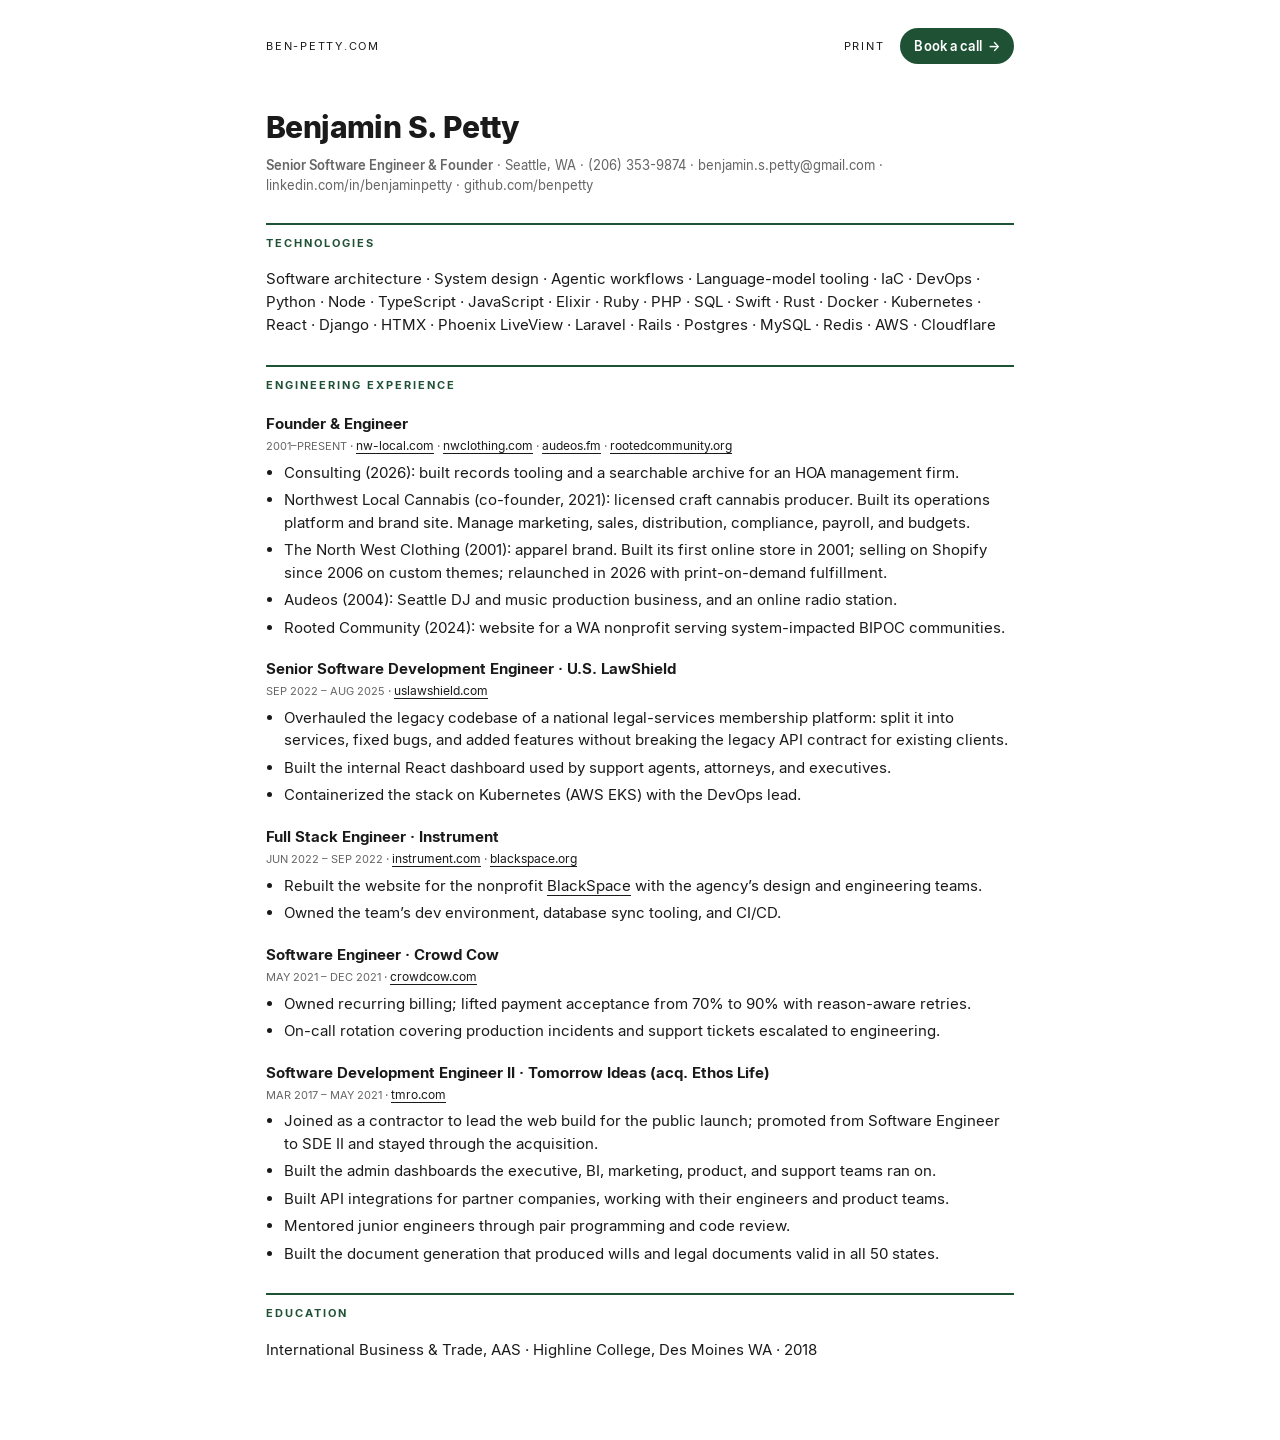
<file: index.html>
<!DOCTYPE html>
<html lang="en">
<head>
  <meta charset="UTF-8">
  <meta name="viewport" content="width=device-width, initial-scale=1">

  <title>Benjamin S. Petty — Senior Software Engineer & Founder</title>
  <meta name="description" content="Senior software engineer and founder. Shipping products since 2001, on engineering teams since 2017. Open to senior engineering roles and contract/fractional engagements. Building four independent Pacific Northwest brands: Audeos.fm, Northwest Local Cannabis, The North West Clothing, Rooted Community.">
  <meta name="author" content="Benjamin S. Petty">

  <link rel="canonical" href="https://ben-petty.com/">
  <meta name="theme-color" content="#1f5135">

  <!-- Open Graph (Facebook, LinkedIn, Slack, iMessage, Discord) -->
  <meta property="og:type" content="profile">
  <meta property="og:url" content="https://ben-petty.com/">
  <meta property="og:site_name" content="ben-petty.com">
  <meta property="og:title" content="Benjamin S. Petty — Senior Software Engineer & Founder">
  <meta property="og:description" content="Senior software engineer and founder. Shipping products since 2001, on engineering teams since 2017. Open to senior engineering roles and contract/fractional engagements. Previously Tomorrow Ideas (acq. Ethos Life), Crowd Cow, U.S. LawShield.">
  <meta property="og:image" content="https://ben-petty.com/og-image.png">
  <meta property="og:image:width" content="1200">
  <meta property="og:image:height" content="630">
  <meta property="og:image:alt" content="Benjamin S. Petty — Senior Software Engineer & Founder · Pacific Northwest. Audeos.fm, Northwest Local Cannabis, The North West Clothing, Rooted Community.">
  <meta property="profile:first_name" content="Benjamin">
  <meta property="profile:last_name" content="Petty">

  <!-- Twitter Card -->
  <meta name="twitter:card" content="summary_large_image">
  <meta name="twitter:title" content="Benjamin S. Petty — Senior Software Engineer & Founder">
  <meta name="twitter:description" content="Senior software engineer and founder. Shipping products since 2001, on engineering teams since 2017. Open to senior engineering roles and contract/fractional engagements.">
  <meta name="twitter:image" content="https://ben-petty.com/og-image.png">
  <meta name="twitter:image:alt" content="Benjamin S. Petty — Senior Software Engineer & Founder · Pacific Northwest.">

  <!-- Favicon -->
  <link rel="icon" type="image/svg+xml" href="favicon.svg">

  <link rel="stylesheet" href="/styles.css?v=c941eceea791">

  <!-- JSON-LD Person schema -->
  <script type="application/ld+json">
  {
    "@context": "https://schema.org",
    "@type": "Person",
    "name": "Benjamin S. Petty",
    "alternateName": "Benny Petty",
    "url": "https://ben-petty.com/",
    "image": "https://ben-petty.com/og-image.png",
    "jobTitle": "Senior Software Engineer",
    "address": { "@type": "PostalAddress", "addressLocality": "Seattle", "addressRegion": "WA", "addressCountry": "US" },
    "sameAs": [
      "https://linkedin.com/in/benjaminpetty",
      "https://github.com/benpetty",
      "https://cal.com/benpetty",
      "https://audeos.com",
      "https://nw-local.com",
      "https://nwclothing.com",
      "https://rootedcommunity.org"
    ]
  }
  </script>
</head>
<body>

<div class="nav-row">
  <span><a href="/">ben-petty.com</a></span>
  <span class="nav-links">
    <a href="#" onclick="event.preventDefault(); window.print();">Print</a>
    <a class="cta" href="https://cal.com/benpetty">Book a call <span aria-hidden="true">→</span></a>
  </span>
</div>

<main id="resume">
<article class="resume">
<h1 id="benjamin-s.-petty">Benjamin S. Petty</h1>
<p><strong>Senior Software Engineer &amp; Founder</strong> · Seattle,
WA · (206) 353-9874 · benjamin.s.petty@gmail.com ·
linkedin.com/in/benjaminpetty · github.com/benpetty</p>
<h2 id="technologies">Technologies</h2>
<p>Software architecture · System design · Agentic workflows ·
Language-model tooling · IaC · DevOps · Python · Node · TypeScript ·
JavaScript · Elixir · Ruby · PHP · SQL · Swift · Rust · Docker ·
Kubernetes · React · Django · HTMX · Phoenix LiveView · Laravel ·
Rails · Postgres · MySQL · Redis · AWS · Cloudflare</p>
<h2 id="engineering-experience">Engineering Experience</h2>
<h3 id="founder-engineer-2001present">Founder &amp; Engineer</h3>
<div class="entry-links">
<p><span class="entry-date">2001–Present</span> · <a
href="https://nw-local.com">nw-local.com</a> · <a
href="https://nwclothing.com">nwclothing.com</a> · <a
href="https://audeos.fm">audeos.fm</a> · <a
href="https://rootedcommunity.org">rootedcommunity.org</a></p>
</div>
<ul>
<li>Consulting (2026): built records tooling and a searchable archive
for an HOA management firm.</li>
<li>Northwest Local Cannabis (co-founder, 2021): licensed craft cannabis
producer. Built its operations platform and brand site. Manage
marketing, sales, distribution, compliance, payroll, and budgets.</li>
<li>The North West Clothing (2001): apparel brand. Built its first
online store in 2001; selling on Shopify since 2006 on custom themes;
relaunched in 2026 with print-on-demand fulfillment.</li>
<li>Audeos (2004): Seattle DJ and music production business, and an
online radio station.</li>
<li>Rooted Community (2024): website for a WA nonprofit serving
system-impacted BIPOC communities.</li>
</ul>
<h3
id="senior-software-development-engineer-u.s.-lawshield-sep-2022-aug-2025">Senior
Software Development Engineer · U.S. LawShield</h3>
<div class="entry-links">
<p><span class="entry-date">Sep 2022 – Aug 2025</span> · <a
href="https://uslawshield.com">uslawshield.com</a></p>
</div>
<ul>
<li>Overhauled the legacy codebase of a national legal-services
membership platform: split it into services, fixed bugs, and added
features without breaking the legacy API contract for existing
clients.</li>
<li>Built the internal React dashboard used by support agents,
attorneys, and executives.</li>
<li>Containerized the stack on Kubernetes (AWS EKS) with the DevOps
lead.</li>
</ul>
<h3 id="full-stack-engineer-instrument-jun-2022-sep-2022">Full Stack
Engineer · Instrument</h3>
<div class="entry-links">
<p><span class="entry-date">Jun 2022 – Sep 2022</span> · <a
href="https://instrument.com">instrument.com</a> · <a
href="https://blackspace.org/">blackspace.org</a></p>
</div>
<ul>
<li>Rebuilt the website for the nonprofit <a
href="https://blackspace.org/">BlackSpace</a> with the agency’s design
and engineering teams.</li>
<li>Owned the team’s dev environment, database sync tooling, and
CI/CD.</li>
</ul>
<h3 id="software-engineer-crowd-cow-may-2021-dec-2021">Software
Engineer · Crowd Cow</h3>
<div class="entry-links">
<p><span class="entry-date">May 2021 – Dec 2021</span> · <a
href="https://crowdcow.com">crowdcow.com</a></p>
</div>
<ul>
<li>Owned recurring billing; lifted payment acceptance from 70% to 90%
with reason-aware retries.</li>
<li>On-call rotation covering production incidents and support tickets
escalated to engineering.</li>
</ul>
<h3
id="software-development-engineer-ii-tomorrow-ideas-acq.-ethos-life-mar-2017-may-2021">Software
Development Engineer II · Tomorrow Ideas (acq. Ethos Life)</h3>
<div class="entry-links">
<p><span class="entry-date">Mar 2017 – May 2021</span> · <a
href="https://tmro.com">tmro.com</a></p>
</div>
<ul>
<li>Joined as a contractor to lead the web build for the public launch;
promoted from Software Engineer to SDE II and stayed through the
acquisition.</li>
<li>Built the admin dashboards the executive, BI, marketing, product,
and support teams ran on.</li>
<li>Built API integrations for partner companies, working with their
engineers and product teams.</li>
<li>Mentored junior engineers through pair programming and code
review.</li>
<li>Built the document generation that produced wills and legal
documents valid in all 50 states.</li>
</ul>
<h2 id="education">Education</h2>
<p>International Business &amp; Trade, AAS · Highline College, Des
Moines WA · 2018</p>
</article>

</main>

</body>
</html>
</file>
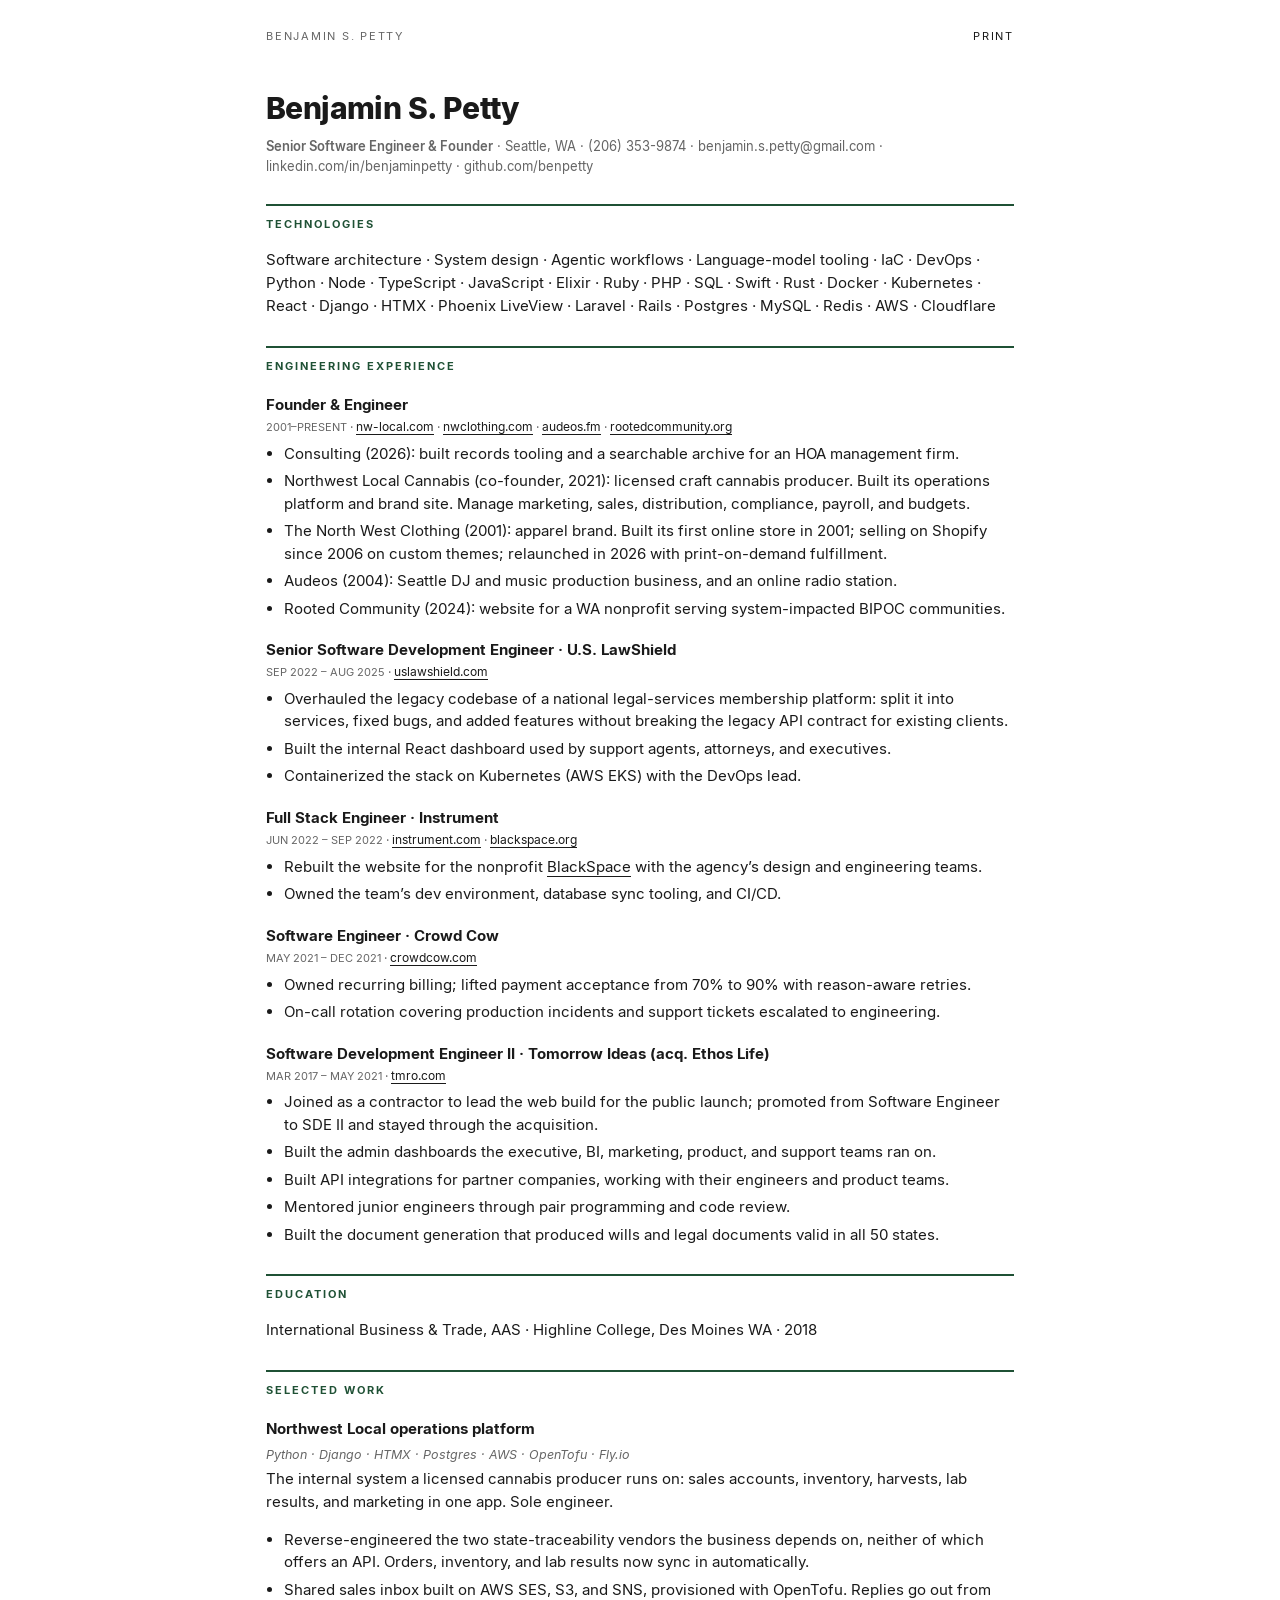
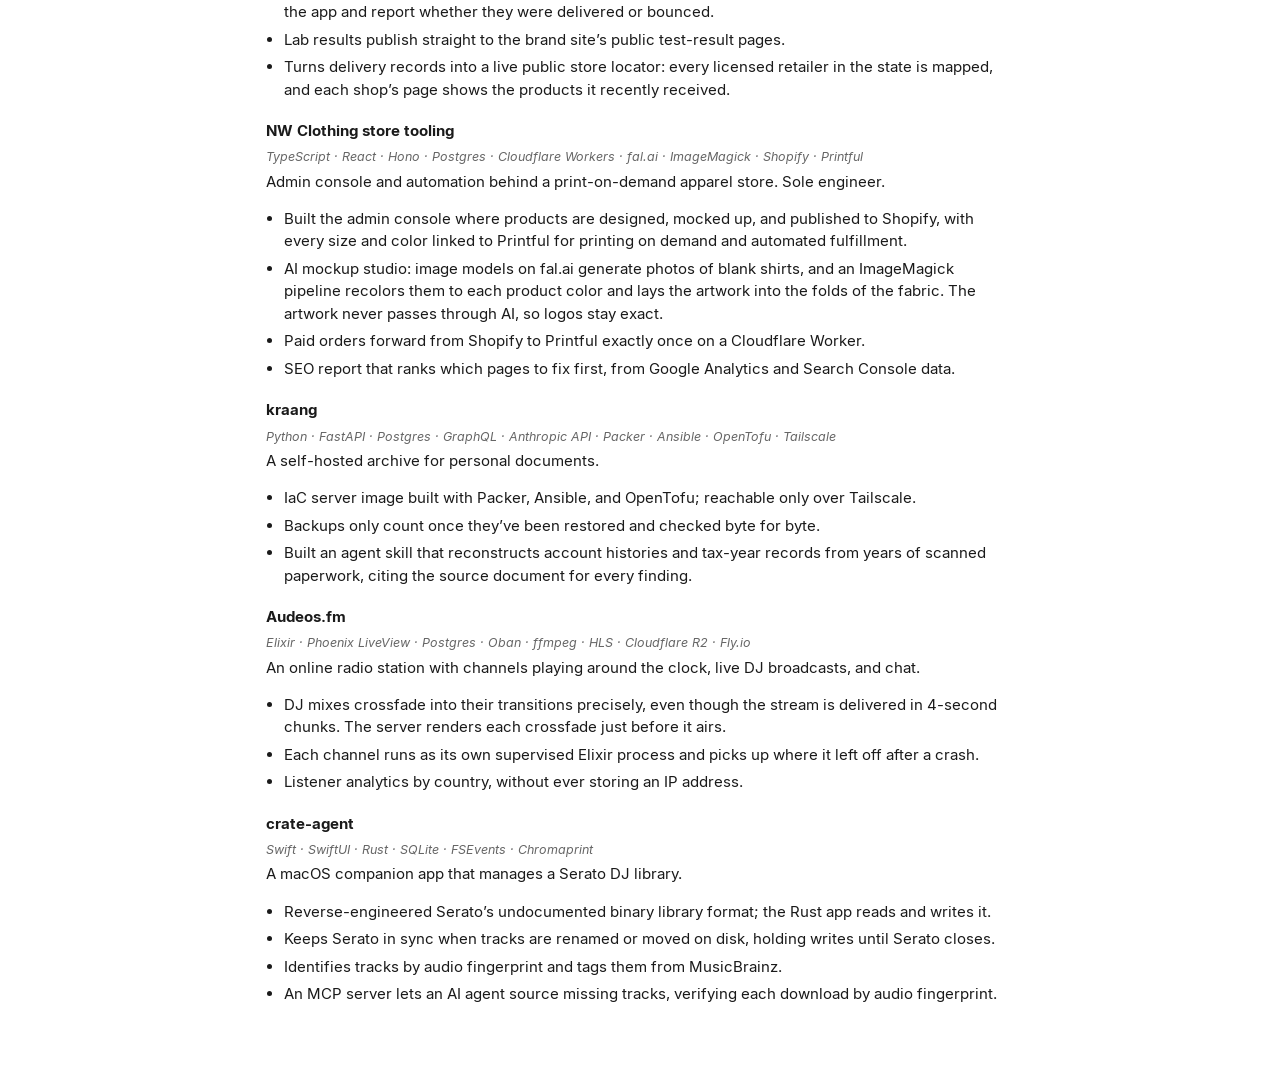
<file: extended/index.html>
<!DOCTYPE html>
<html lang="en">
<head>
  <meta charset="UTF-8">
  <meta name="viewport" content="width=device-width, initial-scale=1">
  <title>Benjamin S. Petty — Senior Software Engineer &amp; Founder</title>
  <meta name="description" content="Senior software engineer and founder. The one-page resume, followed by technical overviews of selected projects.">
  <meta name="author" content="Benjamin S. Petty">
  <meta name="robots" content="noindex, nofollow">
  <meta name="theme-color" content="#1f5135">
  <link rel="icon" type="image/svg+xml" href="/favicon.svg">
  <link rel="stylesheet" href="/styles.css?v=c941eceea791">
</head>
<body>

<div class="nav-row">
  <span>Benjamin S. Petty</span>
  <span><a href="#" onclick="event.preventDefault(); window.print();">Print</a></span>
</div>

<main id="resume">
<article class="resume">
<h1 id="benjamin-s.-petty">Benjamin S. Petty</h1>
<p><strong>Senior Software Engineer &amp; Founder</strong> · Seattle,
WA · (206) 353-9874 · benjamin.s.petty@gmail.com ·
linkedin.com/in/benjaminpetty · github.com/benpetty</p>
<h2 id="technologies">Technologies</h2>
<p>Software architecture · System design · Agentic workflows ·
Language-model tooling · IaC · DevOps · Python · Node · TypeScript ·
JavaScript · Elixir · Ruby · PHP · SQL · Swift · Rust · Docker ·
Kubernetes · React · Django · HTMX · Phoenix LiveView · Laravel ·
Rails · Postgres · MySQL · Redis · AWS · Cloudflare</p>
<h2 id="engineering-experience">Engineering Experience</h2>
<h3 id="founder-engineer-2001present">Founder &amp; Engineer</h3>
<div class="entry-links">
<p><span class="entry-date">2001–Present</span> · <a
href="https://nw-local.com">nw-local.com</a> · <a
href="https://nwclothing.com">nwclothing.com</a> · <a
href="https://audeos.fm">audeos.fm</a> · <a
href="https://rootedcommunity.org">rootedcommunity.org</a></p>
</div>
<ul>
<li>Consulting (2026): built records tooling and a searchable archive
for an HOA management firm.</li>
<li>Northwest Local Cannabis (co-founder, 2021): licensed craft cannabis
producer. Built its operations platform and brand site. Manage
marketing, sales, distribution, compliance, payroll, and budgets.</li>
<li>The North West Clothing (2001): apparel brand. Built its first
online store in 2001; selling on Shopify since 2006 on custom themes;
relaunched in 2026 with print-on-demand fulfillment.</li>
<li>Audeos (2004): Seattle DJ and music production business, and an
online radio station.</li>
<li>Rooted Community (2024): website for a WA nonprofit serving
system-impacted BIPOC communities.</li>
</ul>
<h3
id="senior-software-development-engineer-u.s.-lawshield-sep-2022-aug-2025">Senior
Software Development Engineer · U.S. LawShield</h3>
<div class="entry-links">
<p><span class="entry-date">Sep 2022 – Aug 2025</span> · <a
href="https://uslawshield.com">uslawshield.com</a></p>
</div>
<ul>
<li>Overhauled the legacy codebase of a national legal-services
membership platform: split it into services, fixed bugs, and added
features without breaking the legacy API contract for existing
clients.</li>
<li>Built the internal React dashboard used by support agents,
attorneys, and executives.</li>
<li>Containerized the stack on Kubernetes (AWS EKS) with the DevOps
lead.</li>
</ul>
<h3 id="full-stack-engineer-instrument-jun-2022-sep-2022">Full Stack
Engineer · Instrument</h3>
<div class="entry-links">
<p><span class="entry-date">Jun 2022 – Sep 2022</span> · <a
href="https://instrument.com">instrument.com</a> · <a
href="https://blackspace.org/">blackspace.org</a></p>
</div>
<ul>
<li>Rebuilt the website for the nonprofit <a
href="https://blackspace.org/">BlackSpace</a> with the agency’s design
and engineering teams.</li>
<li>Owned the team’s dev environment, database sync tooling, and
CI/CD.</li>
</ul>
<h3 id="software-engineer-crowd-cow-may-2021-dec-2021">Software
Engineer · Crowd Cow</h3>
<div class="entry-links">
<p><span class="entry-date">May 2021 – Dec 2021</span> · <a
href="https://crowdcow.com">crowdcow.com</a></p>
</div>
<ul>
<li>Owned recurring billing; lifted payment acceptance from 70% to 90%
with reason-aware retries.</li>
<li>On-call rotation covering production incidents and support tickets
escalated to engineering.</li>
</ul>
<h3
id="software-development-engineer-ii-tomorrow-ideas-acq.-ethos-life-mar-2017-may-2021">Software
Development Engineer II · Tomorrow Ideas (acq. Ethos Life)</h3>
<div class="entry-links">
<p><span class="entry-date">Mar 2017 – May 2021</span> · <a
href="https://tmro.com">tmro.com</a></p>
</div>
<ul>
<li>Joined as a contractor to lead the web build for the public launch;
promoted from Software Engineer to SDE II and stayed through the
acquisition.</li>
<li>Built the admin dashboards the executive, BI, marketing, product,
and support teams ran on.</li>
<li>Built API integrations for partner companies, working with their
engineers and product teams.</li>
<li>Mentored junior engineers through pair programming and code
review.</li>
<li>Built the document generation that produced wills and legal
documents valid in all 50 states.</li>
</ul>
<h2 id="education">Education</h2>
<p>International Business &amp; Trade, AAS · Highline College, Des
Moines WA · 2018</p>
<h2 class="page-break" id="selected-work">Selected Work</h2>
<h3 id="northwest-local-operations-platform">Northwest Local operations
platform</h3>
<p><em>Python · Django · HTMX · Postgres · AWS · OpenTofu ·
Fly.io</em></p>
<p>The internal system a licensed cannabis producer runs on: sales
accounts, inventory, harvests, lab results, and marketing in one app.
Sole engineer.</p>
<ul>
<li>Reverse-engineered the two state-traceability vendors the business
depends on, neither of which offers an API. Orders, inventory, and lab
results now sync in automatically.</li>
<li>Shared sales inbox built on AWS SES, S3, and SNS, provisioned with
OpenTofu. Replies go out from the app and report whether they were
delivered or bounced.</li>
<li>Lab results publish straight to the brand site’s public test-result
pages.</li>
<li>Turns delivery records into a live public store locator: every
licensed retailer in the state is mapped, and each shop’s page shows the
products it recently received.</li>
</ul>
<h3 id="nw-clothing-store-tooling">NW Clothing store tooling</h3>
<p><em>TypeScript · React · Hono · Postgres · Cloudflare Workers ·
fal.ai · ImageMagick · Shopify · Printful</em></p>
<p>Admin console and automation behind a print-on-demand apparel store.
Sole engineer.</p>
<ul>
<li>Built the admin console where products are designed, mocked up, and
published to Shopify, with every size and color linked to Printful for
printing on demand and automated fulfillment.</li>
<li>AI mockup studio: image models on fal.ai generate photos of blank
shirts, and an ImageMagick pipeline recolors them to each product color
and lays the artwork into the folds of the fabric. The artwork never
passes through AI, so logos stay exact.</li>
<li>Paid orders forward from Shopify to Printful exactly once on a
Cloudflare Worker.</li>
<li>SEO report that ranks which pages to fix first, from Google
Analytics and Search Console data.</li>
</ul>
<h3 id="kraang">kraang</h3>
<p><em>Python · FastAPI · Postgres · GraphQL · Anthropic API · Packer ·
Ansible · OpenTofu · Tailscale</em></p>
<p>A self-hosted archive for personal documents.</p>
<ul>
<li>IaC server image built with Packer, Ansible, and OpenTofu; reachable
only over Tailscale.</li>
<li>Backups only count once they’ve been restored and checked byte for
byte.</li>
<li>Built an agent skill that reconstructs account histories and
tax-year records from years of scanned paperwork, citing the source
document for every finding.</li>
</ul>
<h3 id="audeos.fm">Audeos.fm</h3>
<p><em>Elixir · Phoenix LiveView · Postgres · Oban · ffmpeg · HLS ·
Cloudflare R2 · Fly.io</em></p>
<p>An online radio station with channels playing around the clock, live
DJ broadcasts, and chat.</p>
<ul>
<li>DJ mixes crossfade into their transitions precisely, even though the
stream is delivered in 4-second chunks. The server renders each
crossfade just before it airs.</li>
<li>Each channel runs as its own supervised Elixir process and picks up
where it left off after a crash.</li>
<li>Listener analytics by country, without ever storing an IP
address.</li>
</ul>
<h3 id="crate-agent">crate-agent</h3>
<p><em>Swift · SwiftUI · Rust · SQLite · FSEvents · Chromaprint</em></p>
<p>A macOS companion app that manages a Serato DJ library.</p>
<ul>
<li>Reverse-engineered Serato’s undocumented binary library format; the
Rust app reads and writes it.</li>
<li>Keeps Serato in sync when tracks are renamed or moved on disk,
holding writes until Serato closes.</li>
<li>Identifies tracks by audio fingerprint and tags them from
MusicBrainz.</li>
<li>An MCP server lets an AI agent source missing tracks, verifying each
download by audio fingerprint.</li>
</ul>
</article>

</main>

</body>
</html>
</file>
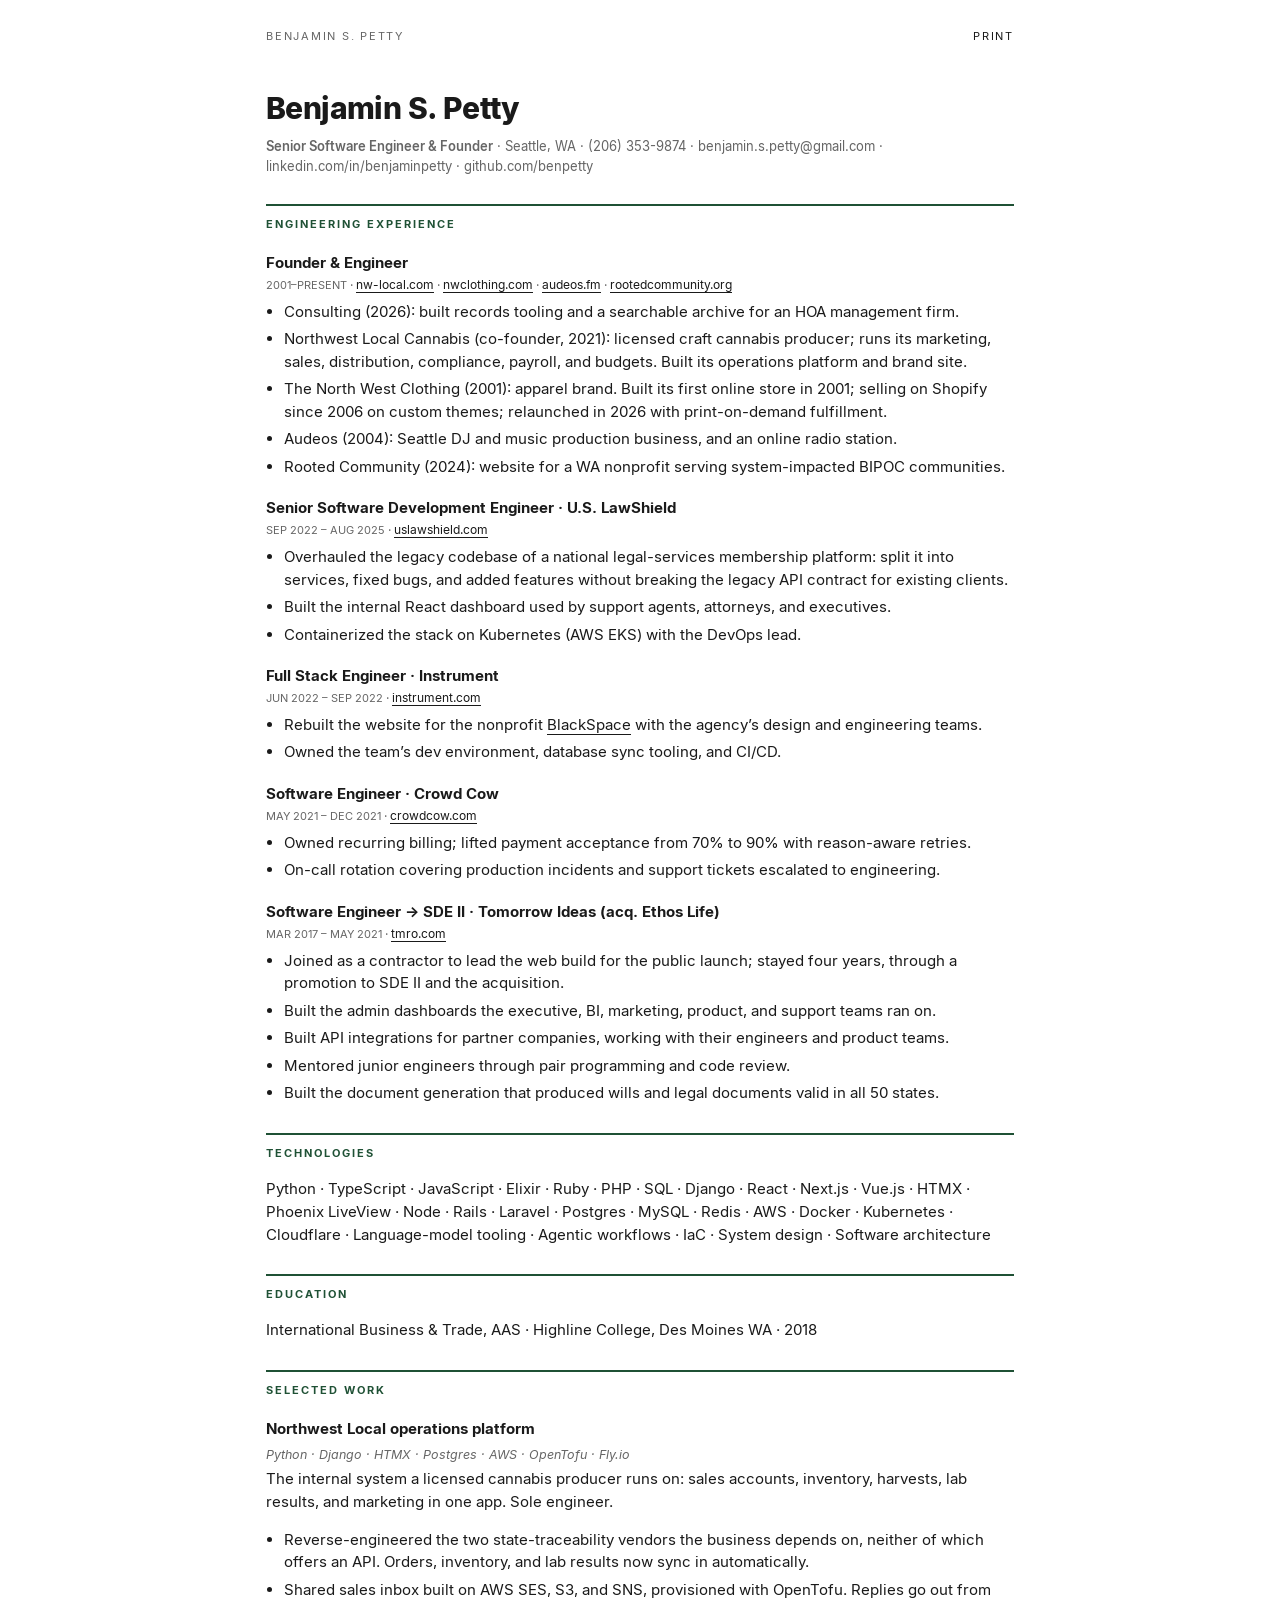
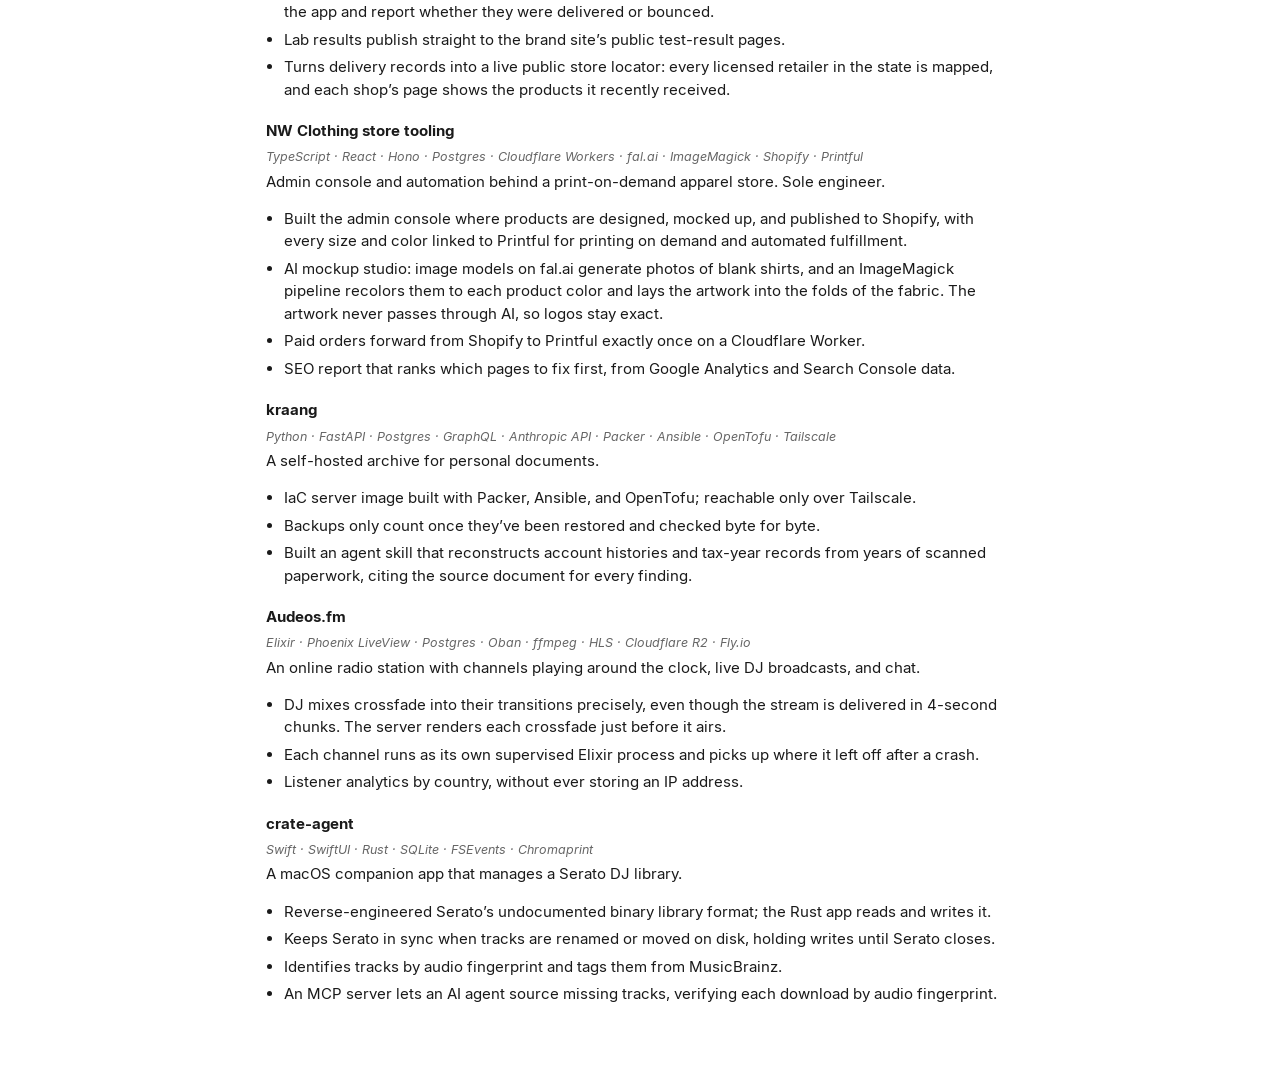
<file: sentry/index.html>
<!DOCTYPE html>
<html lang="en">
<head>
  <meta charset="UTF-8">
  <meta name="viewport" content="width=device-width, initial-scale=1">
  <title>Benjamin S. Petty — Senior Software Engineer &amp; Founder</title>
  <meta name="description" content="Senior software engineer and founder. Internal tools, dashboards, and integrations with vendor systems, built and run in production. Django, TypeScript, React, Postgres, AWS.">
  <meta name="author" content="Benjamin S. Petty">
  <meta name="robots" content="noindex, nofollow">
  <meta name="theme-color" content="#1f5135">
  <link rel="icon" type="image/svg+xml" href="/favicon.svg">
  <link rel="stylesheet" href="/styles.css">
</head>
<body>

<div class="nav-row">
  <span>Benjamin S. Petty</span>
  <span><a href="#" onclick="event.preventDefault(); window.print();">Print</a></span>
</div>

<main id="resume">
<article class="resume">
<h1 id="benjamin-s.-petty">Benjamin S. Petty</h1>
<p><strong>Senior Software Engineer &amp; Founder</strong> · Seattle,
WA · (206) 353-9874 · benjamin.s.petty@gmail.com ·
linkedin.com/in/benjaminpetty · github.com/benpetty</p>
<h2 id="engineering-experience">Engineering Experience</h2>
<h3 id="founder-engineer-2001present">Founder &amp; Engineer</h3>
<div class="entry-links">
<p><span class="entry-date">2001–Present</span> · <a
href="https://nw-local.com">nw-local.com</a> · <a
href="https://nwclothing.com">nwclothing.com</a> · <a
href="https://audeos.fm">audeos.fm</a> · <a
href="https://rootedcommunity.org">rootedcommunity.org</a></p>
</div>
<ul>
<li>Consulting (2026): built records tooling and a searchable archive
for an HOA management firm.</li>
<li>Northwest Local Cannabis (co-founder, 2021): licensed craft cannabis
producer; runs its marketing, sales, distribution, compliance, payroll,
and budgets. Built its operations platform and brand site.</li>
<li>The North West Clothing (2001): apparel brand. Built its first
online store in 2001; selling on Shopify since 2006 on custom themes;
relaunched in 2026 with print-on-demand fulfillment.</li>
<li>Audeos (2004): Seattle DJ and music production business, and an
online radio station.</li>
<li>Rooted Community (2024): website for a WA nonprofit serving
system-impacted BIPOC communities.</li>
</ul>
<h3
id="senior-software-development-engineer-u.s.-lawshield-sep-2022-aug-2025">Senior
Software Development Engineer · U.S. LawShield</h3>
<div class="entry-links">
<p><span class="entry-date">Sep 2022 – Aug 2025</span> · <a
href="https://uslawshield.com">uslawshield.com</a></p>
</div>
<ul>
<li>Overhauled the legacy codebase of a national legal-services
membership platform: split it into services, fixed bugs, and added
features without breaking the legacy API contract for existing
clients.</li>
<li>Built the internal React dashboard used by support agents,
attorneys, and executives.</li>
<li>Containerized the stack on Kubernetes (AWS EKS) with the DevOps
lead.</li>
</ul>
<h3 id="full-stack-engineer-instrument-jun-2022-sep-2022">Full Stack
Engineer · Instrument</h3>
<div class="entry-links">
<p><span class="entry-date">Jun 2022 – Sep 2022</span> · <a
href="https://instrument.com">instrument.com</a></p>
</div>
<ul>
<li>Rebuilt the website for the nonprofit <a
href="https://blackspace.org/">BlackSpace</a> with the agency’s design
and engineering teams.</li>
<li>Owned the team’s dev environment, database sync tooling, and
CI/CD.</li>
</ul>
<h3 id="software-engineer-crowd-cow-may-2021-dec-2021">Software
Engineer · Crowd Cow</h3>
<div class="entry-links">
<p><span class="entry-date">May 2021 – Dec 2021</span> · <a
href="https://crowdcow.com">crowdcow.com</a></p>
</div>
<ul>
<li>Owned recurring billing; lifted payment acceptance from 70% to 90%
with reason-aware retries.</li>
<li>On-call rotation covering production incidents and support tickets
escalated to engineering.</li>
</ul>
<h3
id="software-engineer-sde-ii-tomorrow-ideas-acq.-ethos-life-mar-2017-may-2021">Software
Engineer → SDE II · Tomorrow Ideas (acq. Ethos Life)</h3>
<div class="entry-links">
<p><span class="entry-date">Mar 2017 – May 2021</span> · <a
href="https://tmro.com">tmro.com</a></p>
</div>
<ul>
<li>Joined as a contractor to lead the web build for the public launch;
stayed four years, through a promotion to SDE II and the
acquisition.</li>
<li>Built the admin dashboards the executive, BI, marketing, product,
and support teams ran on.</li>
<li>Built API integrations for partner companies, working with their
engineers and product teams.</li>
<li>Mentored junior engineers through pair programming and code
review.</li>
<li>Built the document generation that produced wills and legal
documents valid in all 50 states.</li>
</ul>
<h2 id="technologies">Technologies</h2>
<p>Python · TypeScript · JavaScript · Elixir · Ruby · PHP · SQL ·
Django · React · Next.js · Vue.js · HTMX · Phoenix LiveView · Node ·
Rails · Laravel · Postgres · MySQL · Redis · AWS · Docker · Kubernetes ·
Cloudflare · Language-model tooling · Agentic workflows · IaC · System
design · Software architecture</p>
<h2 id="education">Education</h2>
<p>International Business &amp; Trade, AAS · Highline College, Des
Moines WA · 2018</p>
<h2 class="page-break" id="selected-work">Selected Work</h2>
<h3 id="northwest-local-operations-platform">Northwest Local operations
platform</h3>
<p><em>Python · Django · HTMX · Postgres · AWS · OpenTofu ·
Fly.io</em></p>
<p>The internal system a licensed cannabis producer runs on: sales
accounts, inventory, harvests, lab results, and marketing in one app.
Sole engineer.</p>
<ul>
<li>Reverse-engineered the two state-traceability vendors the business
depends on, neither of which offers an API. Orders, inventory, and lab
results now sync in automatically.</li>
<li>Shared sales inbox built on AWS SES, S3, and SNS, provisioned with
OpenTofu. Replies go out from the app and report whether they were
delivered or bounced.</li>
<li>Lab results publish straight to the brand site’s public test-result
pages.</li>
<li>Turns delivery records into a live public store locator: every
licensed retailer in the state is mapped, and each shop’s page shows the
products it recently received.</li>
</ul>
<h3 id="nw-clothing-store-tooling">NW Clothing store tooling</h3>
<p><em>TypeScript · React · Hono · Postgres · Cloudflare Workers ·
fal.ai · ImageMagick · Shopify · Printful</em></p>
<p>Admin console and automation behind a print-on-demand apparel store.
Sole engineer.</p>
<ul>
<li>Built the admin console where products are designed, mocked up, and
published to Shopify, with every size and color linked to Printful for
printing on demand and automated fulfillment.</li>
<li>AI mockup studio: image models on fal.ai generate photos of blank
shirts, and an ImageMagick pipeline recolors them to each product color
and lays the artwork into the folds of the fabric. The artwork never
passes through AI, so logos stay exact.</li>
<li>Paid orders forward from Shopify to Printful exactly once on a
Cloudflare Worker.</li>
<li>SEO report that ranks which pages to fix first, from Google
Analytics and Search Console data.</li>
</ul>
<h3 id="kraang">kraang</h3>
<p><em>Python · FastAPI · Postgres · GraphQL · Anthropic API · Packer ·
Ansible · OpenTofu · Tailscale</em></p>
<p>A self-hosted archive for personal documents.</p>
<ul>
<li>IaC server image built with Packer, Ansible, and OpenTofu; reachable
only over Tailscale.</li>
<li>Backups only count once they’ve been restored and checked byte for
byte.</li>
<li>Built an agent skill that reconstructs account histories and
tax-year records from years of scanned paperwork, citing the source
document for every finding.</li>
</ul>
<h3 id="audeos.fm">Audeos.fm</h3>
<p><em>Elixir · Phoenix LiveView · Postgres · Oban · ffmpeg · HLS ·
Cloudflare R2 · Fly.io</em></p>
<p>An online radio station with channels playing around the clock, live
DJ broadcasts, and chat.</p>
<ul>
<li>DJ mixes crossfade into their transitions precisely, even though the
stream is delivered in 4-second chunks. The server renders each
crossfade just before it airs.</li>
<li>Each channel runs as its own supervised Elixir process and picks up
where it left off after a crash.</li>
<li>Listener analytics by country, without ever storing an IP
address.</li>
</ul>
<h3 id="crate-agent">crate-agent</h3>
<p><em>Swift · SwiftUI · Rust · SQLite · FSEvents · Chromaprint</em></p>
<p>A macOS companion app that manages a Serato DJ library.</p>
<ul>
<li>Reverse-engineered Serato’s undocumented binary library format; the
Rust app reads and writes it.</li>
<li>Keeps Serato in sync when tracks are renamed or moved on disk,
holding writes until Serato closes.</li>
<li>Identifies tracks by audio fingerprint and tags them from
MusicBrainz.</li>
<li>An MCP server lets an AI agent source missing tracks, verifying each
download by audio fingerprint.</li>
</ul>
</article>

</main>

</body>
</html>
</file>
<file: styles.css>
/* render/styles.css */

@font-face {
  font-family: 'Inter';
  font-style: normal;
  font-weight: 400;
  font-display: block;
  src: url('fonts/Inter-Regular.woff2') format('woff2');
}
@font-face {
  font-family: 'Inter';
  font-style: normal;
  font-weight: 600;
  font-display: block;
  src: url('fonts/Inter-SemiBold.woff2') format('woff2');
}
@font-face {
  font-family: 'Inter';
  font-style: normal;
  font-weight: 700;
  font-display: block;
  src: url('fonts/Inter-Bold.woff2') format('woff2');
}
@font-face {
  font-family: 'Inter';
  font-style: normal;
  font-weight: 800;
  font-display: block;
  src: url('fonts/Inter-ExtraBold.woff2') format('woff2');
}
@font-face {
  font-family: 'Inter';
  font-style: italic;
  font-weight: 400;
  font-display: block;
  src: url('fonts/Inter-Italic.woff2') format('woff2');
}
@font-face {
  font-family: 'Fraunces';
  font-style: normal;
  font-weight: 100 900;
  font-display: block;
  src: url('fonts/Fraunces-Variable.woff2') format('woff2');
}

:root {
  --accent: #1f5135;
  --ink: #1a1a1a;
  --muted: #666;
  --rule: #e5e5e5;
  --bg: #fff;
  /* Chosen so screen lines break where printed lines do. Print sets 10.25pt
     (13.67px) text in a 682px column, 49.9em per line; at the 15px screen body
     size that is 748.5px of text, plus .resume's 36px side padding (border-box).
     Change it together with the print font size or the @page margins. */
  --max-width: 820px;
  --font-sans: 'Inter', system-ui, -apple-system, sans-serif;
  --font-serif: 'Fraunces', Georgia, serif;
}

* { box-sizing: border-box; }

html { -webkit-font-smoothing: antialiased; }

body {
  margin: 0;
  font-family: var(--font-sans);
  font-size: 15px;
  line-height: 1.55;
  color: var(--ink);
  background: var(--bg);
  text-rendering: optimizeLegibility;
  font-feature-settings: 'kern' 1;
  font-kerning: normal;
}

a { color: var(--ink); text-decoration: none; border-bottom: 1px solid currentColor; }
a:hover { color: var(--accent); }

/* ─── HUB: nav ────────────────────────────────────── */

.nav-row {
  max-width: var(--max-width);
  margin: 0 auto;
  padding: 28px 36px 0;
  display: flex;
  justify-content: space-between;
  align-items: center;
  font-size: 11px;
  text-transform: uppercase;
  letter-spacing: 0.16em;
  color: var(--muted);
}
.nav-row a { border-bottom: none; }
.nav-row a:hover { color: var(--accent); }
.nav-links {
  display: inline-flex;
  align-items: center;
  gap: 6px;
  flex-wrap: wrap;
  justify-content: flex-end;
}

/* The hub's call to action, the pill at the end of the nav row. */
.nav-row .cta {
  display: inline-flex;
  align-items: center;
  gap: 6px;
  margin-left: 10px;
  background: var(--accent);
  color: #fff;
  padding: 8px 14px;
  border-radius: 999px;
  font-size: 13px;
  font-weight: 600;
  text-transform: none;
  letter-spacing: 0.01em;
  transition: background 0.15s, transform 0.15s;
}
.nav-row .cta:hover {
  background: #163826;
  color: #fff;
  transform: translateY(-1px);
}

/* ─── RESUME body ─────────────────────────────────── */

.resume {
  max-width: var(--max-width);
  margin: 0 auto;
  padding: 40px 36px 64px;
}
.resume h1 {
  font-weight: 800;
  font-size: 30px;
  letter-spacing: -0.02em;
  margin: 0 0 4px;
}
.resume h1 + p { margin: 0 0 4px; color: var(--muted); font-size: 13px; }
.resume hr { border: none; border-top: 1px solid var(--rule); margin: 22px 0; }
.resume h2 {
  font-size: 11px;
  text-transform: uppercase;
  letter-spacing: 0.18em;
  font-weight: 700;
  color: var(--accent);
  border-top: 2px solid var(--accent);
  padding-top: 10px;
  margin: 28px 0 14px;
  /* Block, not inline-block: the border-top is the section divider, so the
     element must span the column rather than shrink-wrap its own text. */
  display: block;
}
.resume h3 { font-size: 15px; font-weight: 700; margin: 18px 0 2px; }
/* A job's dates, moved from its heading to the front of the link line by
   render/entry-dates.lua. No letter spacing: tracked caps split into single
   letters in PDF text extraction. */
.resume .entry-date {
  font-size: 11px;
  text-transform: uppercase;
  letter-spacing: 0;
}
/* Entries read heading / links / blurb, and the link line is optional. The
   heading, the link line, and (in Selected Work) the stack line form one tight
   header block, each 2px under the last, with the prose hugging it.

   Both metadata lines are matched by content, never by position, because the
   optional link line shifts every following paragraph by one: `h3 + p` styled
   the blurb as a caption in entries without a link line, and `h3 + p + p` put
   15px above the prose in one entry and 2px in the rest. The link line gets its
   class from render/entry-links.lua; the stack line is a paragraph whose only
   child is an em. */
.resume .entry-links p { margin: 0 0 2px; color: var(--muted); font-size: 12px; }
.resume .entry-links + p { margin-top: 0; }
.resume p:has(> em:only-child) { margin: 0 0 2px; }
.resume p:has(> em:only-child) + p { margin-top: 0; }
.resume p em { color: var(--muted); font-style: italic; font-size: 12.5px; }
.resume ul { padding-left: 18px; margin: 6px 0 12px; }
.resume li { margin-bottom: 5px; line-height: 1.5; }
.resume strong { font-weight: 600; }
.resume code {
  font-family: 'SF Mono', SFMono-Regular, Menlo, Consolas, 'Liberation Mono', monospace;
  font-size: 0.86em;
  font-weight: 500;
  background: #f1f1ec;
  padding: 1px 5px;
  border-radius: 3px;
  color: var(--ink);
  letter-spacing: -0.01em;
}

/* ─── PRINT ───────────────────────────────────────── */

@media print {
  @page { size: letter; margin: 0.55in 0.7in; }
  body { font-size: 10.25pt; line-height: 1.4; widows: 3; orphans: 3; -webkit-print-color-adjust: exact; print-color-adjust: exact; }
  .nav-row { display: none !important; }
  .resume { padding: 0; max-width: none; }
  /* Negative tracking on the name makes PDF text extractors (ATS parsers)
     drop the word spaces — "Benjamin S.Petty". Print at natural spacing. */
  .resume h1 { font-size: 22pt; margin-bottom: 3pt; letter-spacing: 0; }
  /* The hub resume is a one-page artifact (and /extended's page 1), so the
     spacing is tight enough for a full page of content to clear a single
     sheet. */
  .resume h1 + p { margin: 0 0 2pt; }
  /* Wide tracking makes PDF text extractors that infer word breaks from glyph
     gaps (Apple PDFKit, which Preview copies with) read "E N G I N E E R I N G",
     so an ATS may miss the section names. Print untracked, like the name. */
  .resume h2 { font-size: 9pt; margin: 6.5pt 0 3pt; letter-spacing: 0; }
  .resume h3 { font-size: 11.5pt; margin: 4pt 0 2pt; }
  .resume hr { margin: 3pt 0; }
  .resume p { margin: 1.25pt 0; }
  .resume ul { margin: 2pt 0 2pt; }
  .resume li { font-size: 10.25pt; margin-bottom: 0.4pt; line-height: 1.42; }
  /* A resume can force its detail section onto a fresh sheet with a pandoc
     heading attribute: `## Heading {.page-break}`. The build measures
     segments with PAGE_BREAK_SELECTOR in render/lib/print-segments.mjs; a
     test keeps it equal to this rule. */
  .resume .page-break { break-before: page; }
  a { color: inherit; border-bottom: none; }
  h2, h3 { break-after: avoid; }
  ul { break-inside: avoid-column; }
}
</file>
